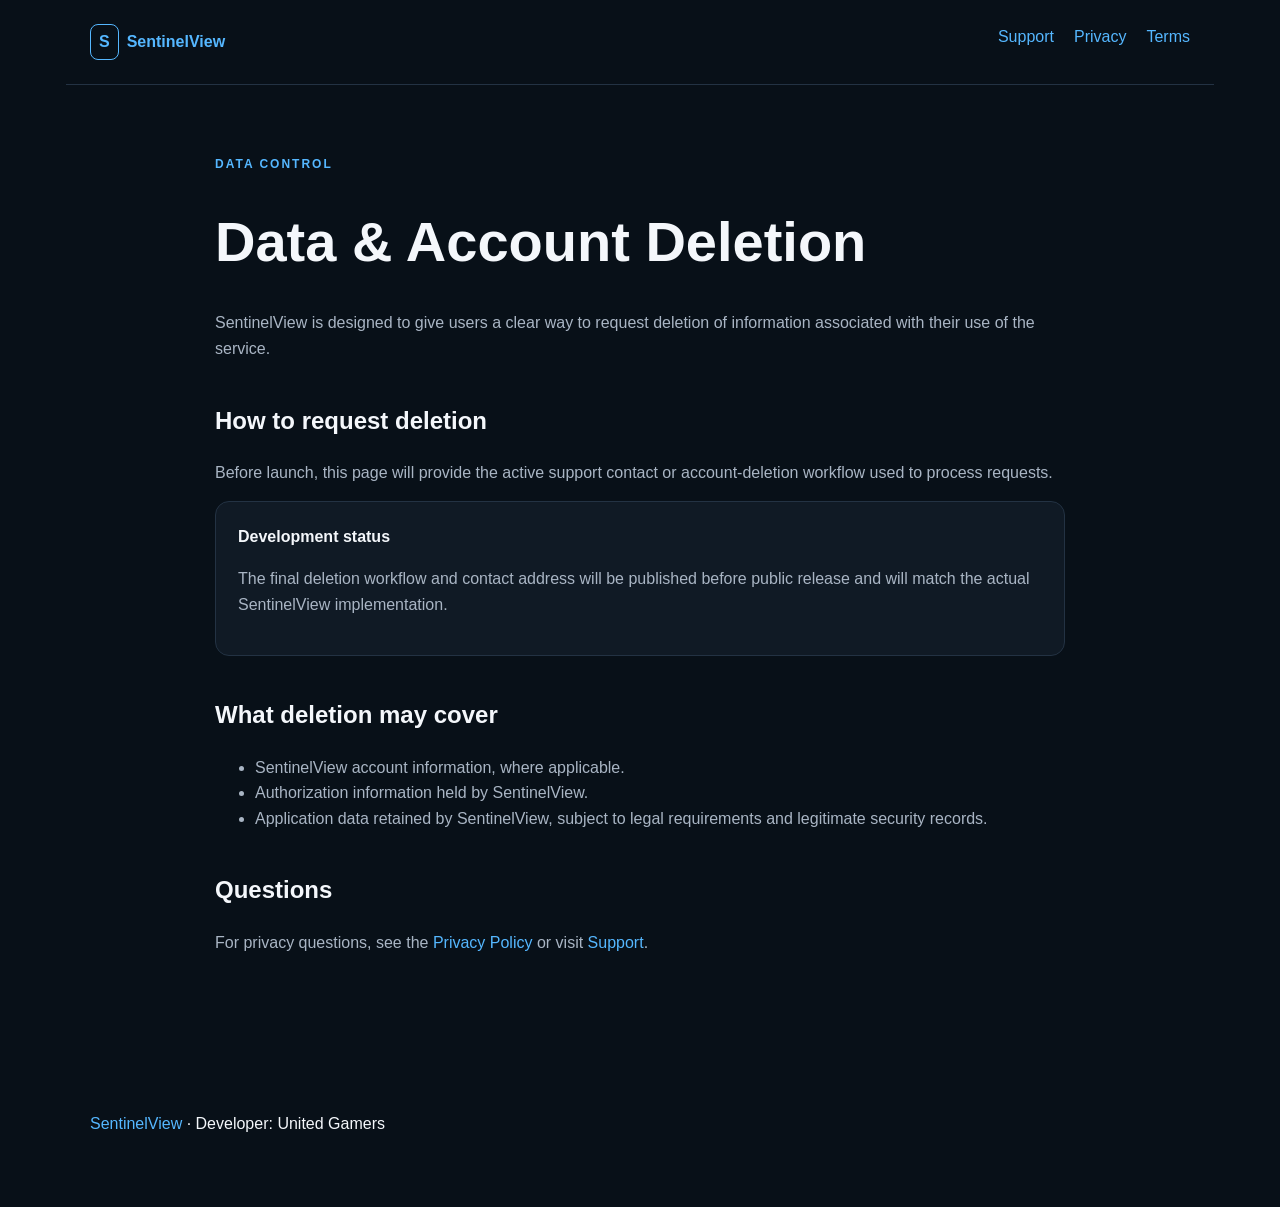
<file: delete-account.html>
<!doctype html><html lang="en"><head><meta charset="utf-8"><meta name="viewport" content="width=device-width,initial-scale=1"><title>Data &amp; Account Deletion | SentinelView</title><link rel="stylesheet" href="style.css"></head><body><header class="site-header"><a class="brand" href="index.html"><span class="brand-mark">S</span>SentinelView</a><nav><a href="support.html">Support</a><a href="privacy.html">Privacy</a><a href="terms.html">Terms</a></nav></header><main class="legal"><div class="eyebrow">DATA CONTROL</div><h1>Data &amp; Account Deletion</h1><p>SentinelView is designed to give users a clear way to request deletion of information associated with their use of the service.</p><h2>How to request deletion</h2><p>Before launch, this page will provide the active support contact or account-deletion workflow used to process requests.</p><div class="notice"><strong>Development status</strong><p>The final deletion workflow and contact address will be published before public release and will match the actual SentinelView implementation.</p></div><h2>What deletion may cover</h2><ul><li>SentinelView account information, where applicable.</li><li>Authorization information held by SentinelView.</li><li>Application data retained by SentinelView, subject to legal requirements and legitimate security records.</li></ul><h2>Questions</h2><p>For privacy questions, see the <a href="privacy.html">Privacy Policy</a> or visit <a href="support.html">Support</a>.</p></main><footer class="site-footer"><a href="index.html">SentinelView</a> · Developer: United Gamers</footer></body></html>
</file>
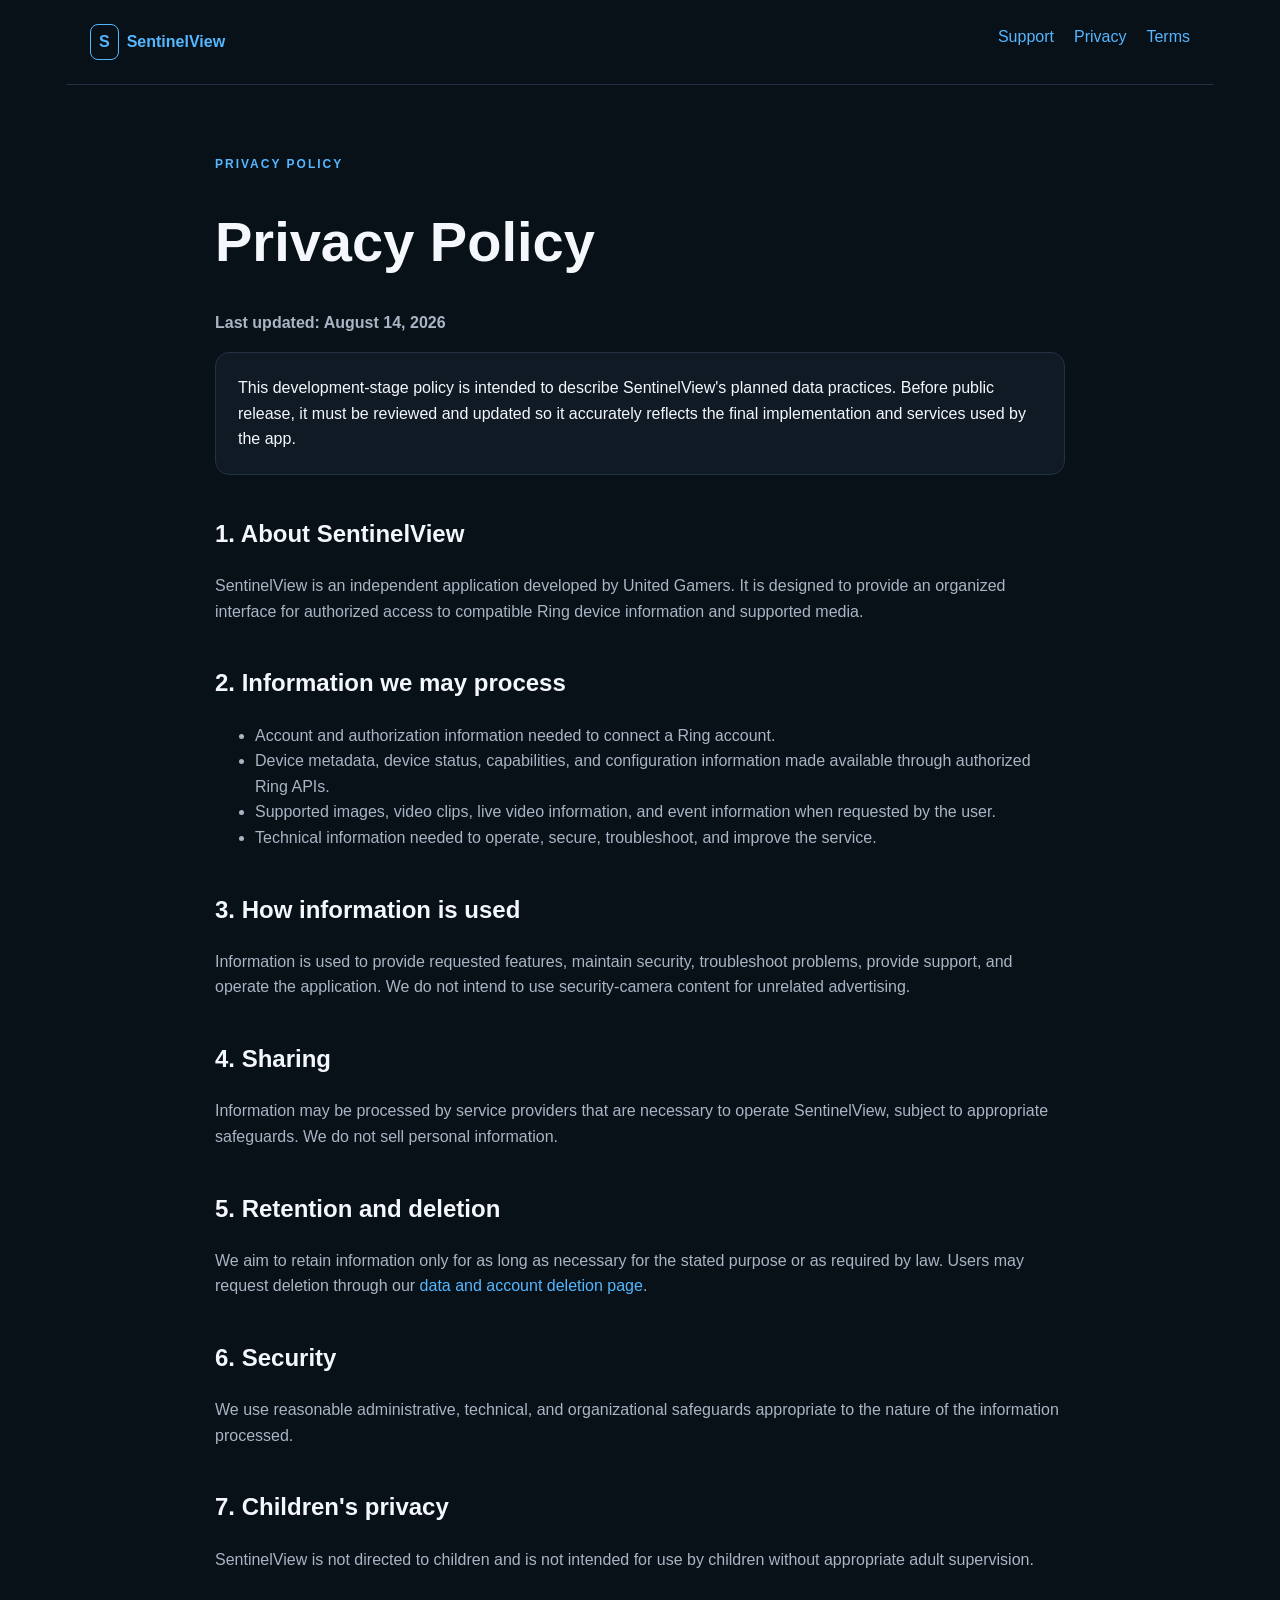
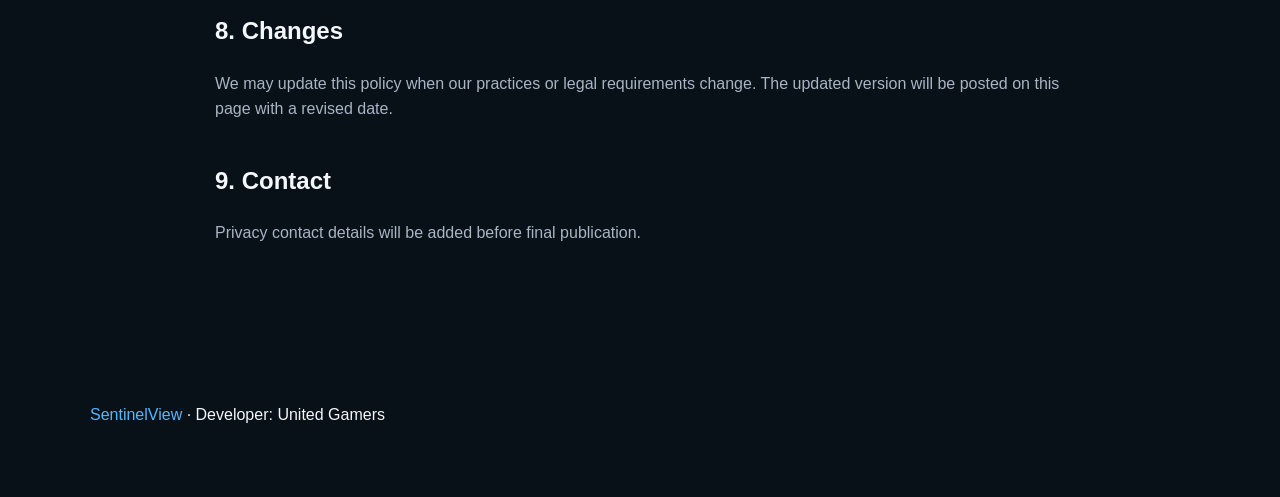
<file: privacy.html>
<!doctype html><html lang="en"><head><meta charset="utf-8"><meta name="viewport" content="width=device-width,initial-scale=1"><title>Privacy Policy | SentinelView</title><link rel="stylesheet" href="style.css"></head><body><header class="site-header"><a class="brand" href="index.html"><span class="brand-mark">S</span>SentinelView</a><nav><a href="support.html">Support</a><a href="privacy.html">Privacy</a><a href="terms.html">Terms</a></nav></header><main class="legal"><div class="eyebrow">PRIVACY POLICY</div><h1>Privacy Policy</h1><p><strong>Last updated: August 14, 2026</strong></p><div class="notice">This development-stage policy is intended to describe SentinelView's planned data practices. Before public release, it must be reviewed and updated so it accurately reflects the final implementation and services used by the app.</div><h2>1. About SentinelView</h2><p>SentinelView is an independent application developed by United Gamers. It is designed to provide an organized interface for authorized access to compatible Ring device information and supported media.</p><h2>2. Information we may process</h2><ul><li>Account and authorization information needed to connect a Ring account.</li><li>Device metadata, device status, capabilities, and configuration information made available through authorized Ring APIs.</li><li>Supported images, video clips, live video information, and event information when requested by the user.</li><li>Technical information needed to operate, secure, troubleshoot, and improve the service.</li></ul><h2>3. How information is used</h2><p>Information is used to provide requested features, maintain security, troubleshoot problems, provide support, and operate the application. We do not intend to use security-camera content for unrelated advertising.</p><h2>4. Sharing</h2><p>Information may be processed by service providers that are necessary to operate SentinelView, subject to appropriate safeguards. We do not sell personal information.</p><h2>5. Retention and deletion</h2><p>We aim to retain information only for as long as necessary for the stated purpose or as required by law. Users may request deletion through our <a href="delete-account.html">data and account deletion page</a>.</p><h2>6. Security</h2><p>We use reasonable administrative, technical, and organizational safeguards appropriate to the nature of the information processed.</p><h2>7. Children's privacy</h2><p>SentinelView is not directed to children and is not intended for use by children without appropriate adult supervision.</p><h2>8. Changes</h2><p>We may update this policy when our practices or legal requirements change. The updated version will be posted on this page with a revised date.</p><h2>9. Contact</h2><p>Privacy contact details will be added before final publication.</p></main><footer class="site-footer"><a href="index.html">SentinelView</a> · Developer: United Gamers</footer></body></html>
</file>
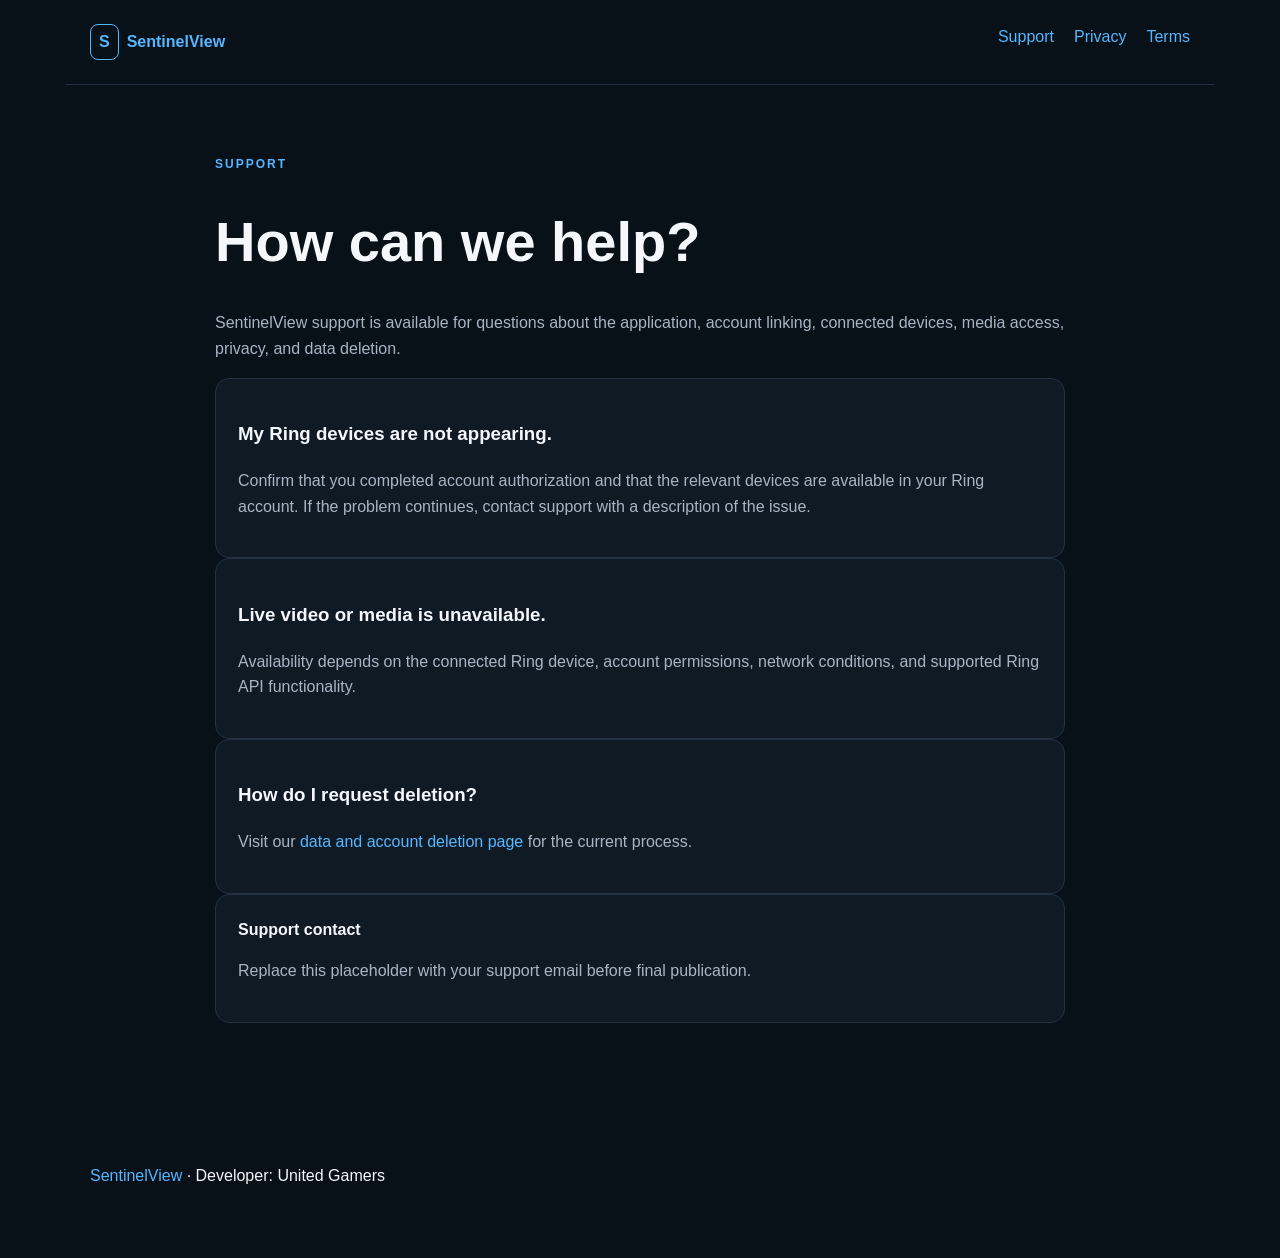
<file: support.html>
<!doctype html><html lang="en"><head><meta charset="utf-8"><meta name="viewport" content="width=device-width,initial-scale=1"><title>Support | SentinelView</title><link rel="stylesheet" href="style.css"></head><body><header class="site-header"><a class="brand" href="index.html"><span class="brand-mark">S</span>SentinelView</a><nav><a href="support.html">Support</a><a href="privacy.html">Privacy</a><a href="terms.html">Terms</a></nav></header><main class="legal"><div class="eyebrow">SUPPORT</div><h1>How can we help?</h1><p>SentinelView support is available for questions about the application, account linking, connected devices, media access, privacy, and data deletion.</p><div class="faq"><h3>My Ring devices are not appearing.</h3><p>Confirm that you completed account authorization and that the relevant devices are available in your Ring account. If the problem continues, contact support with a description of the issue.</p></div><div class="faq"><h3>Live video or media is unavailable.</h3><p>Availability depends on the connected Ring device, account permissions, network conditions, and supported Ring API functionality.</p></div><div class="faq"><h3>How do I request deletion?</h3><p>Visit our <a href="delete-account.html">data and account deletion page</a> for the current process.</p></div><div class="notice"><strong>Support contact</strong><p>Replace this placeholder with your support email before final publication.</p></div></main><footer class="site-footer"><a href="index.html">SentinelView</a> · Developer: United Gamers</footer></body></html>
</file>
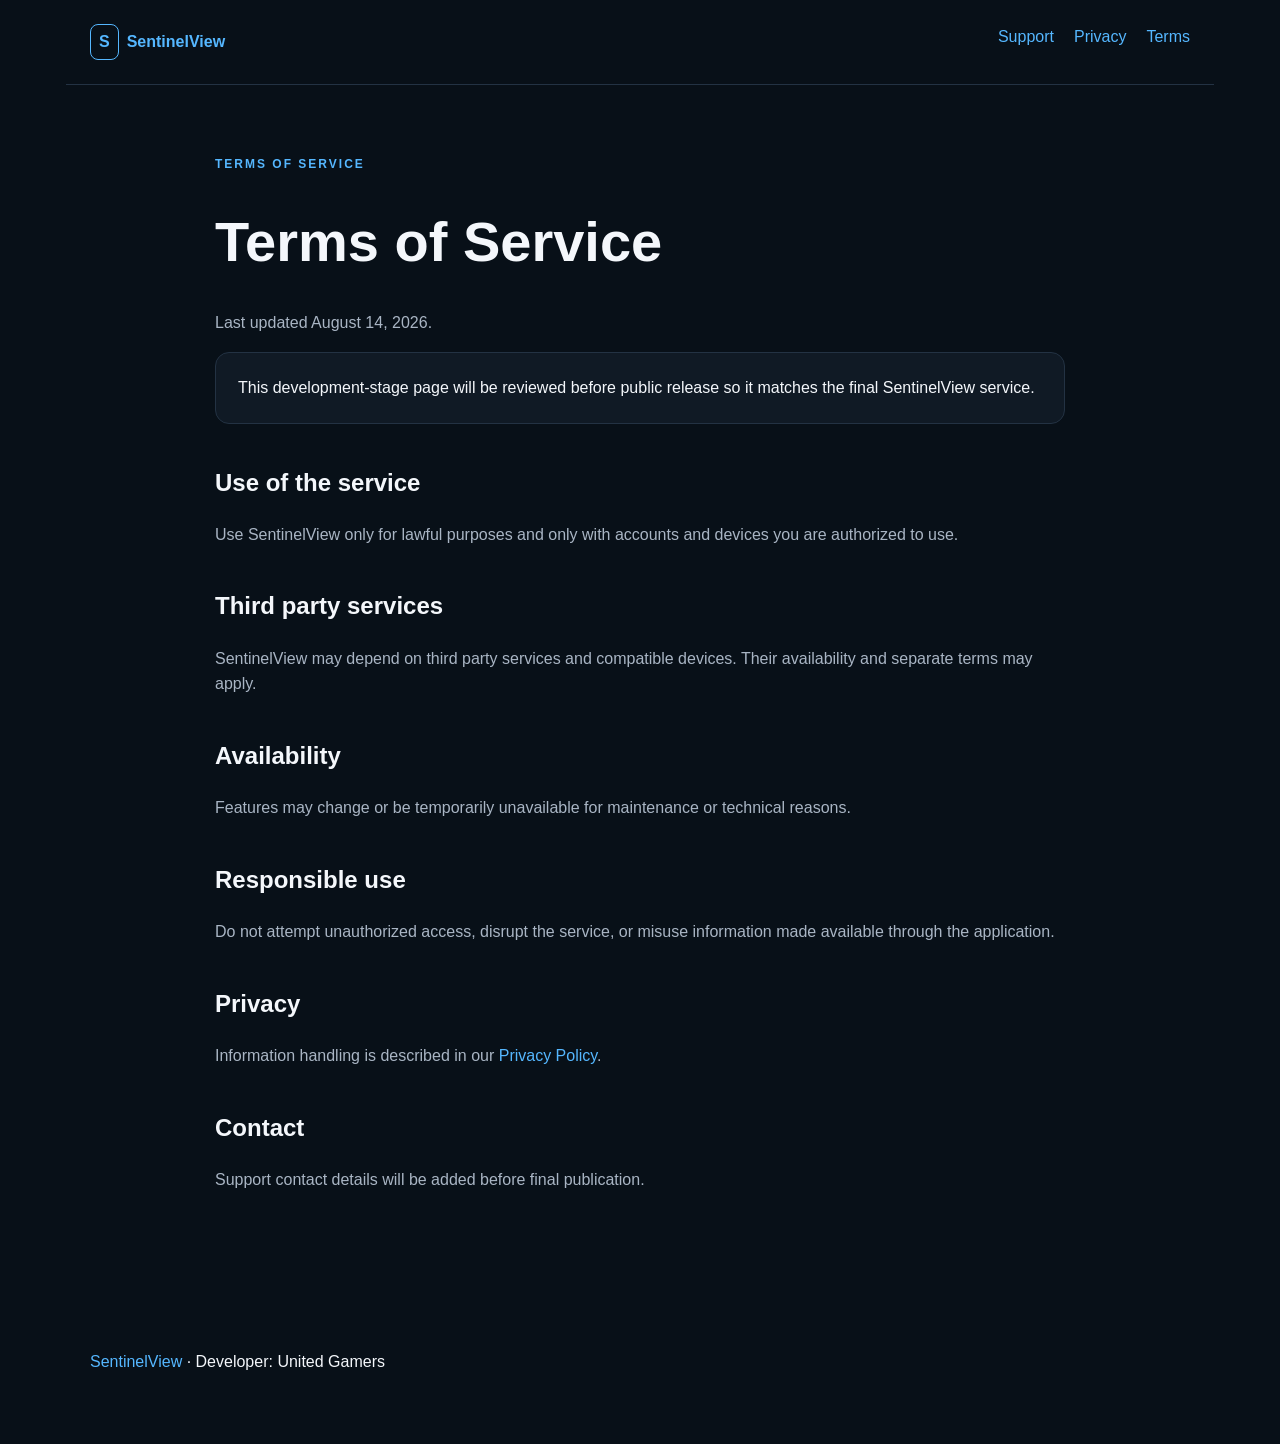
<file: terms.html>
<!doctype html><html><head><meta charset="utf-8"><meta name="viewport" content="width=device-width,initial-scale=1"><title>SentinelView Terms of Service</title><link rel="stylesheet" href="style.css"></head><body><header class="site-header"><a class="brand" href="index.html"><span class="brand-mark">S</span>SentinelView</a><nav><a href="support.html">Support</a><a href="privacy.html">Privacy</a><a href="terms-of-service.html">Terms</a></nav></header><main class="legal"><div class="eyebrow">TERMS OF SERVICE</div><h1>Terms of Service</h1><p>Last updated August 14, 2026.</p><div class="notice">This development-stage page will be reviewed before public release so it matches the final SentinelView service.</div><h2>Use of the service</h2><p>Use SentinelView only for lawful purposes and only with accounts and devices you are authorized to use.</p><h2>Third party services</h2><p>SentinelView may depend on third party services and compatible devices. Their availability and separate terms may apply.</p><h2>Availability</h2><p>Features may change or be temporarily unavailable for maintenance or technical reasons.</p><h2>Responsible use</h2><p>Do not attempt unauthorized access, disrupt the service, or misuse information made available through the application.</p><h2>Privacy</h2><p>Information handling is described in our <a href="privacy.html">Privacy Policy</a>.</p><h2>Contact</h2><p>Support contact details will be added before final publication.</p></main><footer class="site-footer"><a href="index.html">SentinelView</a> · Developer: United Gamers</footer></body></html>
</file>
<file: style.css>
body{margin:0;background:#081018;color:#f4f7fb;font-family:Arial,sans-serif;line-height:1.6}a{color:#55b7ff;text-decoration:none}.site-header{max-width:1100px;margin:auto;padding:24px;display:flex;justify-content:space-between;border-bottom:1px solid #233243}.site-header nav{display:flex;gap:20px}.brand{font-weight:bold}.brand-mark{display:inline-block;border:1px solid #55b7ff;padding:4px 8px;border-radius:8px;margin-right:8px}.hero,.section,.site-footer{max-width:1100px;margin:auto;padding:70px 24px}.hero h1{font-size:clamp(2.8rem,7vw,5.5rem);line-height:1.05;margin:10px 0 25px}.hero p,.section p,.legal p,.legal li{color:#a9b5c4}.eyebrow{color:#55b7ff;font-size:12px;font-weight:bold;letter-spacing:2px}.actions{display:flex;gap:12px;margin-top:25px}.button{padding:12px 18px;border-radius:10px;border:1px solid #233243}.primary{background:#55b7ff;color:#061019}.secondary{background:#101a25}.cards{display:grid;grid-template-columns:repeat(4,1fr);gap:14px}.card,.notice,.faq{background:#101a25;border:1px solid #233243;border-radius:14px;padding:22px}.panel{border-top:1px solid #233243;border-bottom:1px solid #233243}.legal{max-width:850px;margin:auto;padding:70px 24px}.legal h1{font-size:3.5rem;line-height:1.1}.legal h2{margin-top:40px}.footer-links{display:flex;gap:18px;flex-wrap:wrap;margin:20px 0}@media(max-width:800px){.cards{grid-template-columns:1fr 1fr}}@media(max-width:600px){.site-header{padding:18px}.site-header nav{gap:10px;font-size:13px}.hero,.section,.legal,.site-footer{padding:50px 18px}.cards{grid-template-columns:1fr}.legal h1{font-size:2.6rem}}
</file>
